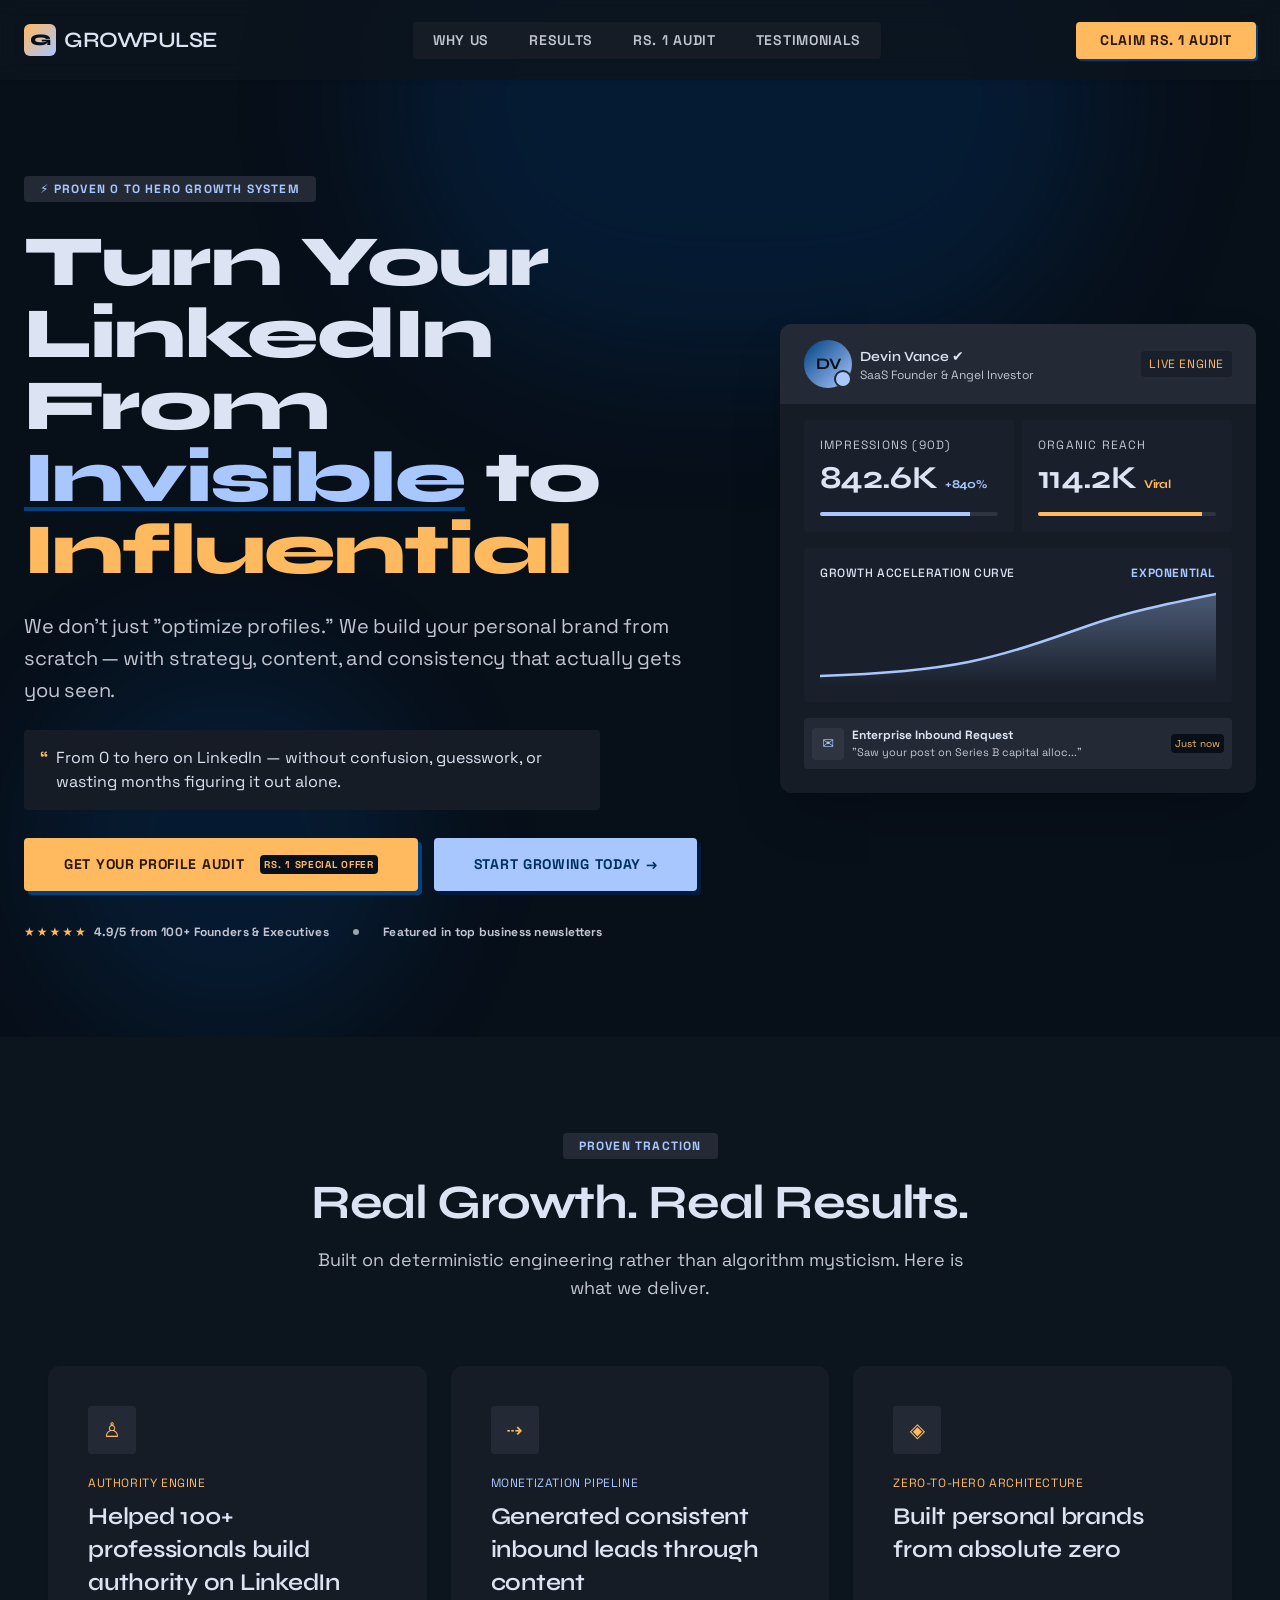
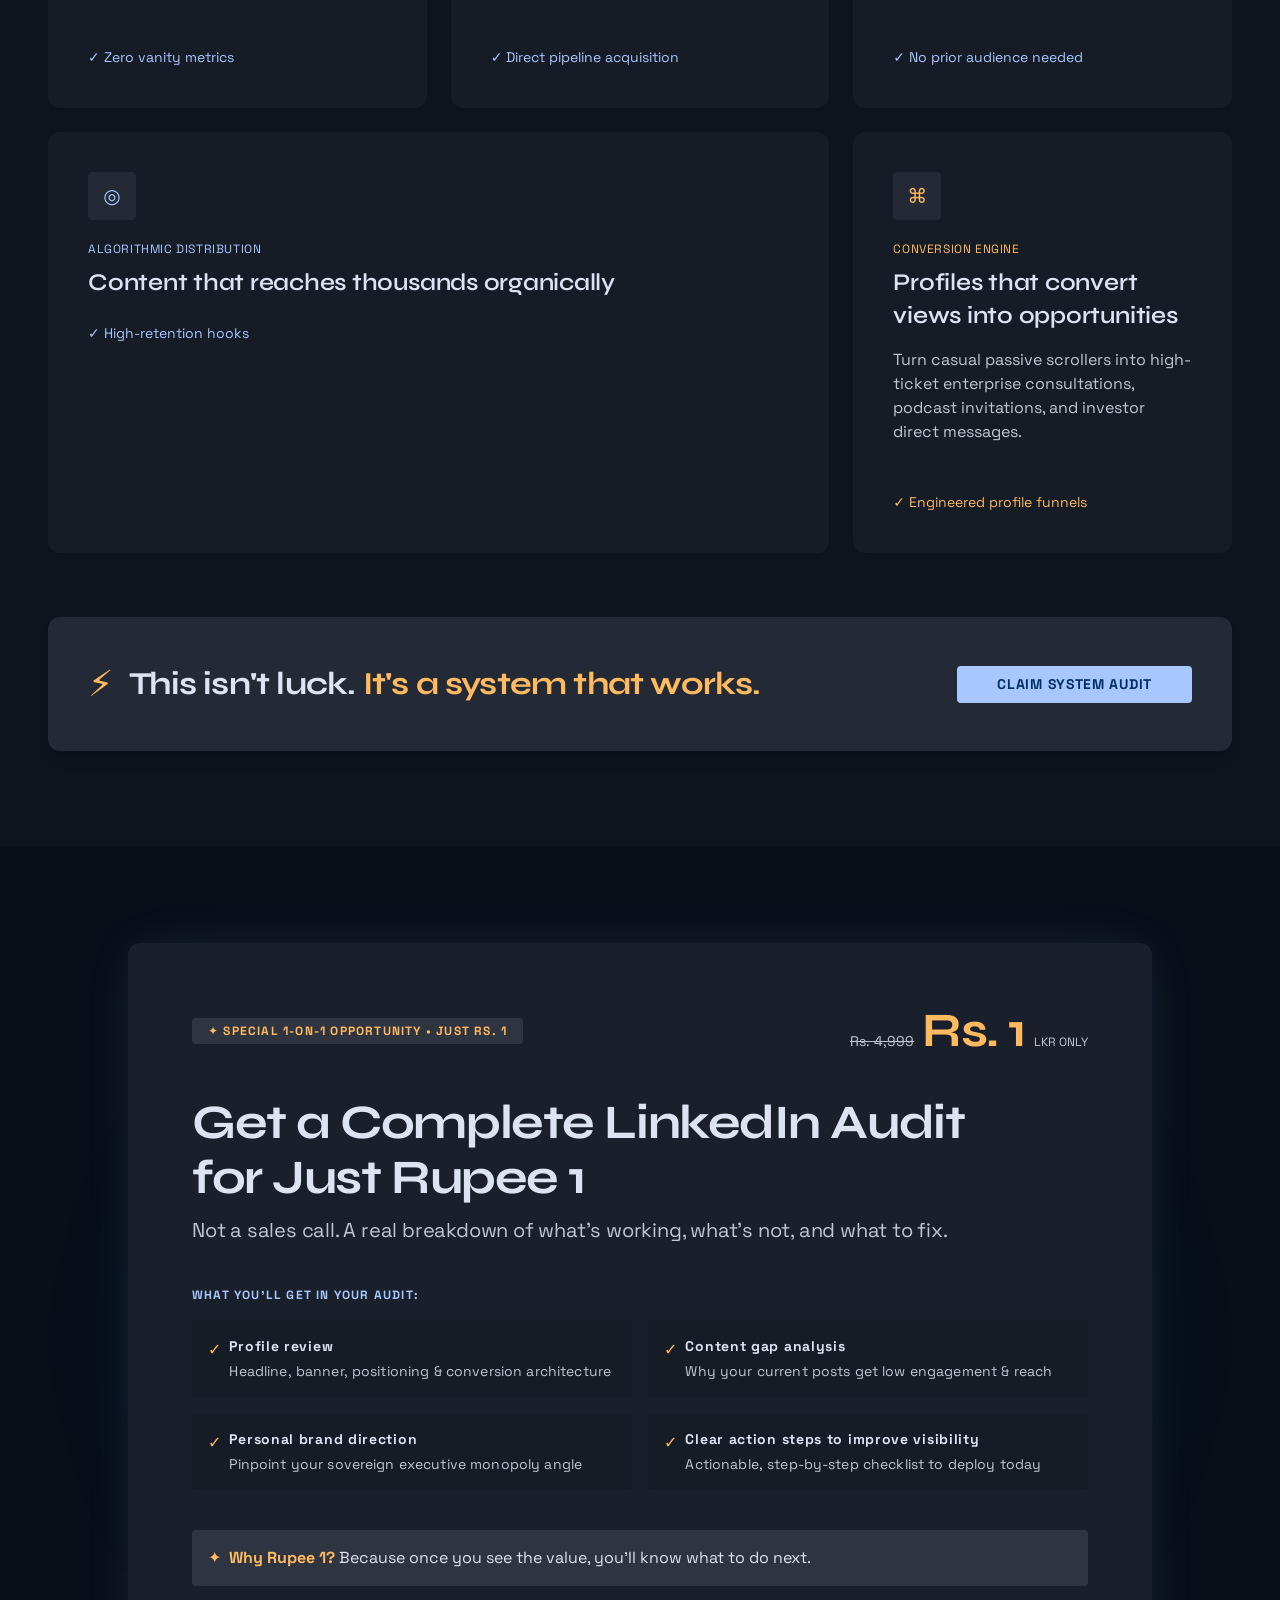
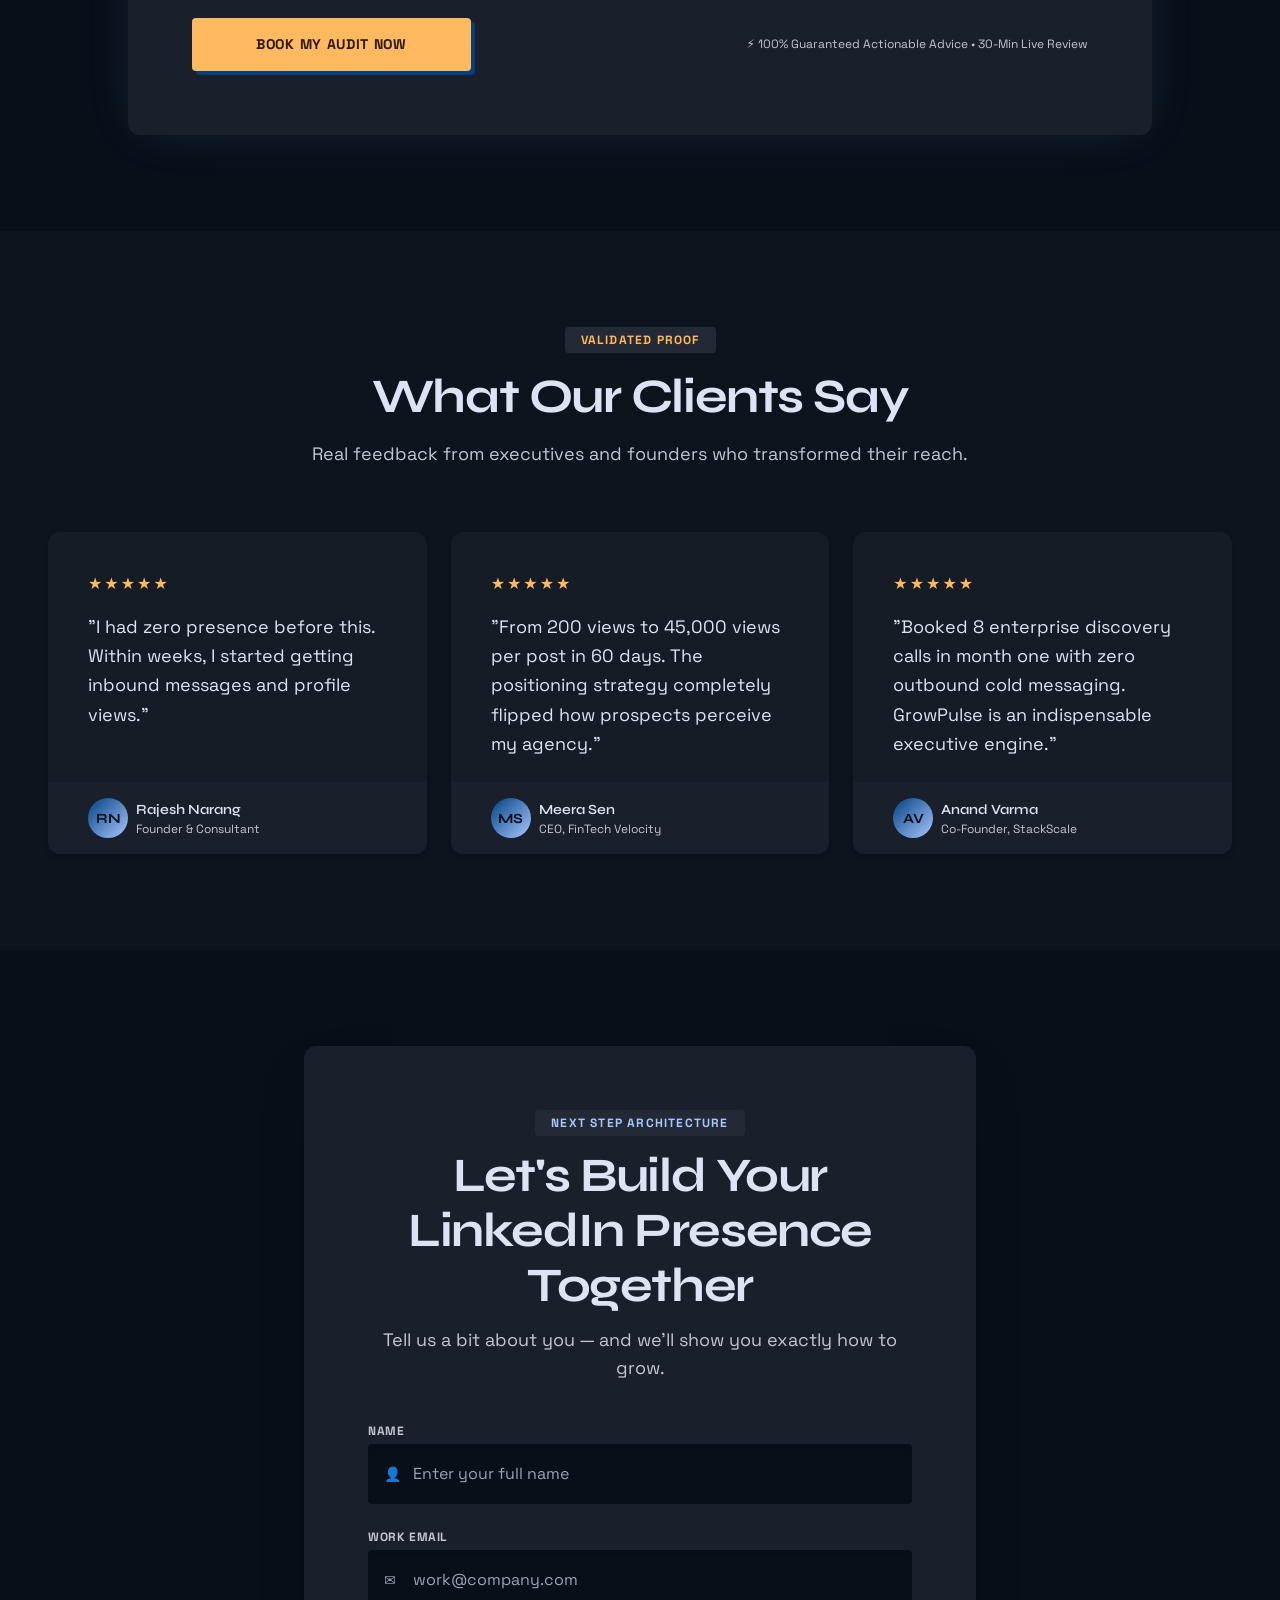
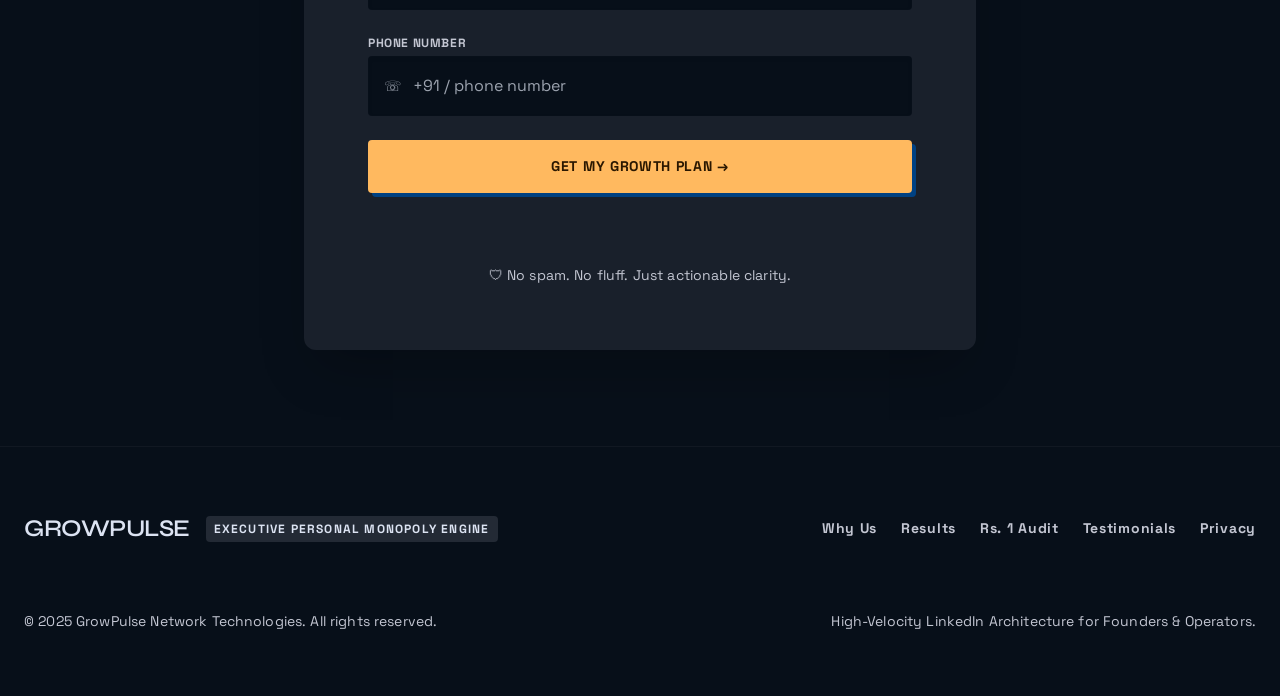
<file: public/assets/aistudio/index_6a65e216.html>
<!DOCTYPE html>
<html lang="en">
<head>
<meta charset="UTF-8">
<meta name="viewport" content="width=device-width, initial-scale=1.0">
<title>GrowPulse | Turn Your LinkedIn From Invisible to Influential</title>
<link rel="preconnect" href="https://fonts.googleapis.com">
<link rel="preconnect" href="https://fonts.gstatic.com" crossorigin>
<link href="https://fonts.googleapis.com/css2?family=Syne:wght@400;600;700;800&family=Space+Grotesk:wght@400;500;600;700&display=swap" rel="stylesheet">
<style>
  :root {
    --bg: #0c141e;
    --bg-deep: #070f19;
    --surface: #151c26;
    --surface-2: #19202b;
    --surface-3: #232a35;
    --surface-4: #2e3541;
    --text: #dce3f2;
    --text-muted: #c3c6d2;
    --text-dim: #9ca3af;
    --amber: #ffb95f;
    --amber-deep: #2a1700;
    --blue: #a9c7ff;
    --blue-deep: #003063;
    --shadow-blue: #004182;
    --shadow-blue-dark: #001b3d;
    --font-display: 'Syne', system-ui, sans-serif;
    --font-body: 'Space Grotesk', system-ui, sans-serif;
  }

  * { box-sizing: border-box; margin: 0; padding: 0; }
  html { scroll-behavior: smooth; scroll-padding-top: 90px; }
  body {
    background: var(--bg);
    color: var(--text);
    font-family: var(--font-body);
    line-height: 1.5;
    -webkit-font-smoothing: antialiased;
    overflow-x: hidden;
  }
  a { color: inherit; text-decoration: none; }
  img { max-width: 100%; display: block; }
  button, input { font: inherit; }

  .container { width: 100%; max-width: 1280px; margin: 0 auto; padding: 0 24px; }

  /* ---------- Header ---------- */
  .site-header {
    position: fixed; top: 0; left: 0; right: 0; z-index: 50;
    background: rgba(12, 20, 30, 0.85);
    backdrop-filter: blur(12px);
    -webkit-backdrop-filter: blur(12px);
    box-shadow: 0 1px 8px rgba(0,0,0,0.04);
  }
  .header-inner {
    height: 80px; display: flex; align-items: center; justify-content: space-between;
    max-width: 1280px; margin: 0 auto; padding: 0 24px;
  }
  .brand { display: flex; align-items: center; gap: 8px; }
  .logo-mark {
    width: 32px; height: 32px; border-radius: 6px;
    background: linear-gradient(135deg, var(--amber), var(--blue));
    display: grid; place-items: center; color: var(--bg-deep);
    font-family: var(--font-display); font-weight: 800; font-size: 16px;
  }
  .brand-name {
    font-family: var(--font-display); font-weight: 600; font-size: 22px;
    letter-spacing: -0.02em; text-transform: uppercase; color: var(--text);
  }
  .nav {
    display: flex; gap: 8px; background: var(--surface); padding: 4px; border-radius: 4px;
  }
  .nav a {
    padding: 4px 16px; font-weight: 600; font-size: 14px; letter-spacing: 0.7px;
    text-transform: uppercase; color: var(--text-muted); border-radius: 4px;
  }
  .nav a:hover { color: var(--text); background: var(--surface-3); }
  .header-cta {
    background: var(--amber); color: var(--amber-deep); padding: 8px 24px;
    border-radius: 4px; font-weight: 700; font-size: 14px; letter-spacing: 0.7px;
    text-transform: uppercase; box-shadow: 2px 2px 0 var(--shadow-blue); white-space: nowrap;
  }

  /* ---------- Buttons ---------- */
  .btn {
    display: inline-flex; align-items: center; justify-content: center; gap: 8px;
    border-radius: 4px; font-family: var(--font-body); font-weight: 700;
    font-size: 14px; letter-spacing: 0.7px; text-transform: uppercase;
    border: 0; cursor: pointer; transition: transform .15s ease, box-shadow .15s ease, opacity .15s ease;
    white-space: nowrap;
  }
  .btn:hover { transform: translate(-1px, -1px); }
  .btn:active { transform: translate(2px, 2px); }
  .btn-amber { background: var(--amber); color: var(--amber-deep); padding: 16px 40px; box-shadow: 4px 4px 0 var(--shadow-blue); }
  .btn-blue { background: var(--blue); color: var(--blue-deep); padding: 16px 40px; box-shadow: 4px 4px 0 var(--shadow-blue-dark); }
  .btn-block { width: 100%; }
  .btn[disabled] { opacity: .6; cursor: not-allowed; transform: none; }
  .tag-pill {
    background: var(--bg-deep); color: var(--amber); padding: 2px 4px; border-radius: 4px;
    font-size: 10px; font-weight: 700; letter-spacing: 0.7px;
  }

  .eyebrow {
    display: inline-block; background: var(--surface-3); color: var(--blue);
    padding: 4px 16px; border-radius: 4px; font-weight: 700; font-size: 12px;
    letter-spacing: 1.2px; text-transform: uppercase;
  }

  /* ---------- Hero ---------- */
  .hero {
    position: relative; background: var(--bg-deep); overflow: hidden;
    padding: 176px 24px 96px;
  }
  .hero::before, .hero::after {
    content: ""; position: absolute; border-radius: 9999px; pointer-events: none;
  }
  .hero::before {
    width: 720px; height: 520px; top: -160px; left: 30%;
    background: rgba(0, 65, 130, 0.25); filter: blur(70px);
  }
  .hero::after {
    width: 380px; height: 380px; bottom: 0; left: 40px;
    background: rgba(0, 98, 190, 0.15); filter: blur(60px);
  }
  .hero-grid {
    position: relative; z-index: 1; max-width: 1280px; margin: 0 auto;
    display: grid; grid-template-columns: repeat(12, minmax(0, 1fr)); gap: 64px;
    align-items: center;
  }
  .hero-copy { grid-column: 1 / span 7; }
  .hero-visual { grid-column: 8 / span 5; }
  .hero h1 {
    font-family: var(--font-display); font-weight: 800; font-size: 72px;
    line-height: 72px; letter-spacing: -1.8px; color: var(--text); margin-top: 24px;
  }
  .hero h1 .u { color: var(--blue); text-decoration: underline; text-decoration-color: var(--shadow-blue); text-decoration-thickness: 4px; text-underline-offset: 6px; }
  .hero h1 .amber { color: var(--amber); }
  .hero-sub {
    margin-top: 24px; max-width: 672px; font-size: 20px; line-height: 32px;
    letter-spacing: -0.2px; color: var(--text-muted);
  }
  .supporting-line {
    margin-top: 24px; max-width: 576px; background: var(--surface);
    padding: 16px; border-radius: 4px; display: flex; gap: 8px; align-items: flex-start;
    font-size: 16px; line-height: 24px; color: var(--text);
  }
  .supporting-line .quote-mark { color: var(--amber); font-weight: 700; flex-shrink: 0; }
  .hero-actions { margin-top: 24px; display: flex; gap: 16px; flex-wrap: wrap; align-items: center; padding-top: 4px; }
  .hero-actions .btn-amber { padding: 16px 40px; }
  .hero-actions .btn-blue { padding: 16px 40px; }
  .btn-amber .tag-pill { margin-left: 8px; }
  .trust-row {
    margin-top: 32px; display: flex; flex-wrap: wrap; gap: 24px; align-items: center;
    font-size: 12px; font-weight: 700; letter-spacing: 0.3px; color: var(--text-muted);
  }
  .stars { color: var(--amber); letter-spacing: 2px; }
  .dot-sep { width: 6px; height: 6px; border-radius: 9999px; background: var(--text-dim); }
  .trust-item { display: flex; align-items: center; gap: 6px; }

  /* Terminal mockup */
  .terminal {
    background: var(--surface); border-radius: 12px; overflow: hidden;
    box-shadow: 0 25px 50px -12px rgba(0,0,0,0.25);
    display: flex; flex-direction: column; gap: 16px; padding: 0 24px 24px;
  }
  .terminal-header {
    background: var(--surface-3); display: flex; align-items: center; justify-content: space-between;
    padding: 16px 24px; margin: 0 -24px;
  }
  .profile { display: flex; align-items: center; gap: 8px; }
  .avatar {
    position: relative; width: 48px; height: 48px; border-radius: 9999px; flex-shrink: 0;
    background: linear-gradient(135deg, #004182, #a9c7ff); color: var(--bg-deep);
    display: grid; place-items: center; font-family: var(--font-display); font-weight: 700; font-size: 16px;
  }
  .avatar.sm { width: 40px; height: 40px; font-size: 14px; }
  .avatar.online::after {
    content: ""; position: absolute; right: 0; bottom: 0; width: 14px; height: 14px;
    border-radius: 9999px; background: var(--blue); border: 2px solid var(--surface-3);
  }
  .profile-name { font-family: var(--font-display); font-weight: 600; font-size: 14px; color: var(--text); }
  .profile-role { font-size: 12px; color: var(--text-muted); line-height: 16px; }
  .live-badge { background: var(--surface-2); padding: 4px 8px; border-radius: 4px; font-size: 12px; letter-spacing: 0.6px; text-transform: uppercase; color: var(--amber); }
  .metrics { display: flex; gap: 8px; }
  .metric {
    flex: 1; background: var(--surface-2); padding: 16px; border-radius: 4px;
    display: flex; flex-direction: column; gap: 4px; min-width: 0;
  }
  .metric-label { font-size: 12px; letter-spacing: 1.2px; text-transform: uppercase; color: var(--text-muted); }
  .metric-value { display: flex; align-items: baseline; gap: 8px; font-family: var(--font-display); font-weight: 700; font-size: 32px; letter-spacing: -0.64px; color: var(--text); line-height: 40px; }
  .metric-delta { font-size: 12px; font-weight: 700; color: var(--blue); }
  .metric-delta.amber { color: var(--amber); }
  .bar { height: 4px; background: var(--surface-4); border-radius: 9999px; overflow: hidden; margin-top: 4px; }
  .bar > span { display: block; height: 100%; background: var(--blue); }
  .bar > span.amber { background: var(--amber); }
  .spark {
    background: var(--surface-2); padding: 16px; border-radius: 4px;
    display: flex; flex-direction: column; gap: 8px;
  }
  .spark-head { display: flex; justify-content: space-between; font-size: 12px; letter-spacing: 0.6px; text-transform: uppercase; }
  .spark-head .l { color: var(--text); font-weight: 500; }
  .spark-head .r { color: var(--blue); font-weight: 700; }
  .spark svg { width: 100%; height: 96px; }
  .notif {
    background: var(--surface-3); padding: 8px; border-radius: 4px;
    display: flex; align-items: center; justify-content: space-between; gap: 8px;
  }
  .notif-left { display: flex; gap: 8px; align-items: center; min-width: 0; }
  .notif-icon {
    width: 32px; height: 32px; border-radius: 4px; background: var(--surface-4);
    display: grid; place-items: center; flex-shrink: 0; color: var(--blue); font-size: 14px;
  }
  .notif-title { font-weight: 700; font-size: 12px; color: var(--text); }
  .notif-body { font-size: 11px; color: var(--text-muted); white-space: nowrap; overflow: hidden; text-overflow: ellipsis; }
  .notif-time { background: var(--bg-deep); padding: 2px 4px; border-radius: 4px; font-size: 10px; color: var(--amber); white-space: nowrap; }

  /* ---------- Section base ---------- */
  .section { padding: 96px 24px; }
  .section-dark { background: var(--bg); }
  .section-deeper { background: var(--bg-deep); }
  .section-head { max-width: 672px; margin: 0 auto 64px; text-align: center; display: flex; flex-direction: column; align-items: center; gap: 16px; }
  .section-head h2 {
    font-family: var(--font-display); font-weight: 700; font-size: 48px;
    line-height: 1.15; letter-spacing: -1.44px; color: var(--text);
  }
  .section-head p { font-size: 18px; line-height: 28px; color: var(--text-muted); }

  /* ---------- Pillars ---------- */
  .pillars {
    max-width: 1280px; margin: 0 auto; display: grid;
    grid-template-columns: repeat(3, minmax(0, 1fr)); gap: 24px;
  }
  .pillar {
    background: var(--surface); border-radius: 12px; padding: 40px;
    display: flex; flex-direction: column; justify-content: space-between; gap: 24px;
    box-shadow: 0 1px 1px rgba(0,0,0,0.05);
  }
  .pillar.wide { grid-column: span 2; }
  .icon-box {
    width: 48px; height: 48px; border-radius: 4px; background: var(--surface-3);
    display: grid; place-items: center; color: var(--amber); font-size: 20px;
  }
  .icon-box.blue { color: var(--blue); }
  .pillar .kicker { margin-top: 20px; font-size: 12px; letter-spacing: 0.6px; text-transform: uppercase; color: var(--amber); }
  .pillar .kicker.blue { color: var(--blue); }
  .pillar h3 {
    margin-top: 8px; font-family: var(--font-display); font-weight: 600; font-size: 24px;
    line-height: 33px; letter-spacing: -0.24px; color: var(--text);
  }
  .pillar p.desc { margin-top: 16px; font-size: 16px; line-height: 24px; color: var(--text-muted); max-width: 576px; }
  .pillar .point {
    display: flex; gap: 8px; align-items: center; margin-top: 24px;
    font-size: 14px; color: var(--blue);
  }
  .pillar .point.amber { color: var(--amber); }

  .callout-banner {
    max-width: 1280px; margin: 64px auto 0; background: var(--surface-3); border-radius: 12px;
    padding: 40px; display: flex; align-items: center; justify-content: space-between; gap: 24px; flex-wrap: wrap;
    box-shadow: 0 10px 15px -3px rgba(0,0,0,0.1), 0 4px 6px -4px rgba(0,0,0,0.1);
  }
  .callout-left { display: flex; align-items: center; gap: 16px; }
  .callout-left .bolt { color: var(--amber); font-size: 36px; }
  .callout-banner h4 { font-family: var(--font-display); font-weight: 700; font-size: 32px; letter-spacing: -0.8px; color: var(--text); }
  .callout-banner h4 span { color: var(--amber); }
  .btn-link-blue {
    background: var(--blue); color: var(--blue-deep); padding: 8px 40px; border-radius: 4px;
    font-weight: 700; font-size: 14px; letter-spacing: 0.7px; text-transform: uppercase;
  }

  /* ---------- Rupee 1 audit ---------- */
  .audit-section { background: var(--bg-deep); padding: 96px 24px; position: relative; overflow: hidden; }
  .audit-section::before {
    content: ""; position: absolute; left: 15%; right: 15%; top: 50%; height: 480px; transform: translateY(-50%);
    background: rgba(0, 65, 130, 0.2); filter: blur(70px); border-radius: 9999px; pointer-events: none;
  }
  .audit-card {
    position: relative; max-width: 1024px; margin: 0 auto; background: var(--surface-2);
    border-radius: 12px; padding: 64px; display: flex; flex-direction: column; gap: 16px;
    box-shadow: 0 0 50px -12px rgba(169,199,255,0.15);
  }
  .price-row { display: flex; justify-content: space-between; align-items: center; flex-wrap: wrap; gap: 16px; padding-bottom: 24px; }
  .price-anchor { display: flex; gap: 4px; align-items: center; background: var(--surface-4); padding: 4px 16px; border-radius: 4px; font-size: 12px; font-weight: 700; letter-spacing: 1.2px; text-transform: uppercase; color: var(--amber); }
  .price { display: flex; gap: 8px; align-items: baseline; white-space: nowrap; }
  .price .old { font-size: 14px; color: var(--text-muted); text-decoration: line-through; }
  .price .new { font-family: var(--font-display); font-weight: 700; font-size: 48px; letter-spacing: -1.44px; color: var(--amber); line-height: 48px; }
  .price .tag { font-size: 12px; text-transform: uppercase; color: var(--text-muted); }
  .audit-card h2 {
    font-family: var(--font-display); font-weight: 700; font-size: 48px; line-height: 55.2px;
    letter-spacing: -1.44px; color: var(--text);
  }
  .audit-card .lede { font-size: 20px; line-height: 32px; letter-spacing: -0.2px; color: var(--text-muted); margin-top: 8px; }
  .checklist { display: flex; flex-direction: column; gap: 16px; padding: 24px 0; }
  .checklist .label { font-size: 12px; font-weight: 700; letter-spacing: 1.2px; text-transform: uppercase; color: var(--blue); }
  .checklist-grid { display: grid; grid-template-columns: repeat(2, minmax(0, 1fr)); gap: 16px; }
  .check-item { background: var(--surface); border-radius: 4px; padding: 16px; display: flex; gap: 8px; align-items: flex-start; }
  .check-item .tick { color: var(--amber); font-weight: 700; margin-top: 2px; }
  .check-item h5 { font-weight: 700; font-size: 14px; letter-spacing: 0.7px; color: var(--text); }
  .check-item p { font-size: 14px; letter-spacing: 0.14px; line-height: 20px; color: var(--text-muted); margin-top: 4px; }
  .why-box { background: var(--surface-4); border-radius: 4px; padding: 16px; display: flex; gap: 8px; align-items: flex-start; }
  .why-box .spark-ic { color: var(--amber); }
  .why-box p { font-size: 16px; line-height: 24px; color: var(--text); }
  .why-box p strong { color: var(--amber); font-weight: 700; }
  .cta-row { display: flex; justify-content: space-between; align-items: center; flex-wrap: wrap; gap: 16px; padding-top: 16px; }
  .btn-amber.big { padding: 16px 64px; }
  .fine { font-size: 12px; color: var(--text-muted); text-align: right; }

  /* ---------- Testimonials ---------- */
  .testimonial-grid { max-width: 1280px; margin: 0 auto; display: flex; gap: 24px; align-items: stretch; }
  .testimonial { flex: 1 1 0; min-width: 0; background: var(--surface); border-radius: 12px; padding: 40px; display: flex; flex-direction: column; justify-content: space-between; gap: 24px; box-shadow: 0 4px 6px -1px rgba(0,0,0,0.1), 0 2px 4px -2px rgba(0,0,0,0.1); }
  .testimonial .stars { font-size: 16px; }
  .testimonial blockquote { font-size: 18px; line-height: 29.25px; color: var(--text); }
  .testimonial-foot { margin: 0 -40px -40px; padding: 16px 40px; background: var(--surface-2); border-radius: 0 0 12px 12px; display: flex; gap: 8px; align-items: center; }
  .testimonial-foot .name { font-family: var(--font-display); font-weight: 600; font-size: 14px; color: var(--text); }
  .testimonial-foot .role { font-size: 12px; color: var(--text-muted); }

  /* ---------- Lead form ---------- */
  .lead-section { background: var(--bg-deep); padding: 96px 24px; }
  .lead-card {
    max-width: 672px; margin: 0 auto; background: var(--surface-2); border-radius: 12px;
    padding: 64px; display: flex; flex-direction: column; gap: 40px;
    box-shadow: 0 25px 50px -12px rgba(0,0,0,0.25);
  }
  .lead-head { display: flex; flex-direction: column; align-items: center; gap: 12px; text-align: center; }
  .lead-head h2 { font-family: var(--font-display); font-weight: 700; font-size: 48px; line-height: 55.2px; letter-spacing: -1.44px; color: var(--text); }
  .lead-head p { font-size: 18px; line-height: 28px; color: var(--text-muted); }
  form.lead-form { display: flex; flex-direction: column; gap: 24px; }
  .field { display: flex; flex-direction: column; gap: 4px; }
  .field label { font-size: 12px; font-weight: 700; letter-spacing: 0.6px; text-transform: uppercase; color: var(--text-muted); }
  .input-wrap { position: relative; }
  .input-wrap .icon { position: absolute; left: 16px; top: 50%; transform: translateY(-50%); color: var(--text-dim); font-size: 14px; pointer-events: none; }
  .field input {
    width: 100%; background: var(--bg-deep); border: 1px solid transparent; border-radius: 4px;
    padding: 17px 16px 17px 44px; color: var(--text); font-size: 16px; outline: none;
    box-shadow: inset 0 2px 4px 0 rgba(0,0,0,0.05); transition: border-color .15s ease;
  }
  .field input::placeholder { color: var(--text-dim); }
  .field input:focus { border-color: var(--blue); }
  .field input:invalid:not(:placeholder-shown) { border-color: #ff8a80; }
  .lead-form .btn-amber { padding: 16px 40px; width: 100%; }
  .btn-arrow { width: 13px; height: 13px; }
  .trust-line { display: flex; gap: 4px; align-items: center; justify-content: center; font-size: 14px; letter-spacing: 0.14px; color: var(--text-muted); }
  .form-status { min-height: 24px; text-align: center; font-size: 14px; font-weight: 700; }
  .form-status.ok { color: var(--blue); }
  .form-status.err { color: #ff8a80; }

  /* ---------- Footer ---------- */
  .site-footer { background: var(--bg-deep); border-top: 1px solid rgba(255,255,255,0.04); }
  .footer-inner { max-width: 1280px; margin: 0 auto; padding: 64px 24px; }
  .footer-top { display: flex; justify-content: space-between; align-items: center; flex-wrap: wrap; gap: 24px; padding-bottom: 40px; }
  .footer-brand { display: flex; gap: 16px; align-items: center; flex-wrap: wrap; }
  .footer-brand .brand-name { font-size: 24px; }
  .footer-badge { background: var(--surface-3); padding: 4px 8px; border-radius: 4px; font-size: 12px; font-weight: 700; letter-spacing: 1.2px; text-transform: uppercase; color: var(--text); }
  .footer-links { display: flex; gap: 24px; flex-wrap: wrap; align-items: center; justify-content: center; }
  .footer-links a { font-weight: 700; font-size: 14px; letter-spacing: 0.7px; color: var(--text-muted); }
  .footer-links a:hover { color: var(--text); }
  .footer-bottom { display: flex; justify-content: space-between; align-items: center; flex-wrap: wrap; gap: 16px; padding-top: 24px; font-size: 14px; letter-spacing: 0.14px; color: var(--text-muted); }

  /* ---------- Responsive ---------- */
  @media (max-width: 1100px) {
    .hero h1 { font-size: 60px; line-height: 62px; }
    .section-head h2, .audit-card h2, .lead-head h2 { font-size: 40px; line-height: 1.15; }
  }
  @media (max-width: 960px) {
    .hero-grid { grid-template-columns: 1fr; gap: 48px; }
    .hero-copy, .hero-visual { grid-column: 1 / -1; }
    .hero { padding-top: 140px; }
    .pillars { grid-template-columns: repeat(2, minmax(0, 1fr)); }
    .pillar.wide { grid-column: span 2; }
    .testimonial-grid { flex-direction: column; }
    .nav { display: none; }
  }
  @media (max-width: 680px) {
    .hero h1 { font-size: 46px; line-height: 50px; letter-spacing: -1.2px; }
    .hero-sub { font-size: 18px; line-height: 28px; }
    .section, .audit-section, .lead-section { padding: 72px 20px; }
    .section-head h2, .audit-card h2, .lead-head h2 { font-size: 34px; line-height: 1.2; letter-spacing: -0.8px; }
    .pillars { grid-template-columns: 1fr; }
    .pillar.wide { grid-column: auto; }
    .pillar { padding: 28px; }
    .audit-card, .lead-card { padding: 32px 24px; }
    .checklist-grid { grid-template-columns: 1fr; }
    .price .new { font-size: 40px; }
    .callout-banner { padding: 28px; }
    .callout-banner h4 { font-size: 26px; }
    .testimonial { padding: 28px; }
    .testimonial-foot { margin: 0 -28px -28px; padding: 16px 28px; }
    .footer-top { flex-direction: column; align-items: flex-start; }
    .footer-links { justify-content: flex-start; }
    .header-inner { padding: 0 16px; }
    .brand-name { font-size: 18px; }
    .header-cta { padding: 8px 14px; font-size: 12px; }
    .hero-actions .btn { width: 100%; }
    .cta-row { flex-direction: column; align-items: stretch; }
    .btn-amber.big { width: 100%; }
    .fine { text-align: left; }
    .metrics { flex-direction: column; }
  }
</style>
</head>
<body>

<!-- ============ HEADER ============ -->
<header class="site-header">
  <div class="header-inner">
    <a href="#top" class="brand">
      <span class="logo-mark">G</span>
      <span class="brand-name">GrowPulse</span>
    </a>
    <nav class="nav">
      <a href="#why-us">Why Us</a>
      <a href="#results">Results</a>
      <a href="#audit">Rs. 1 Audit</a>
      <a href="#testimonials">Testimonials</a>
    </nav>
    <a href="https://payments.cashfree.com/forms/getaudit" target="_blank" rel="noopener" class="header-cta">Claim Rs. 1 Audit</a>
  </div>
</header>

<main id="top">

<!-- ============ SECTION 1: HERO ============ -->
<section class="hero">
  <div class="hero-grid">
    <div class="hero-copy">
      <span class="eyebrow">⚡ Proven 0 to Hero Growth System</span>

      <h1>
        Turn Your<br>
        LinkedIn<br>
        From<br>
        <span class="u">Invisible</span> to<br>
        <span class="amber">Influential</span>
      </h1>

      <p class="hero-sub">
        We don't just "optimize profiles." We build your personal brand from scratch — with strategy, content, and consistency that actually gets you seen.
      </p>

      <div class="supporting-line">
        <span class="quote-mark">“</span>
        <span>From 0 to hero on LinkedIn — without confusion, guesswork, or wasting months figuring it out alone.</span>
      </div>

      <div class="hero-actions">
        <a href="https://payments.cashfree.com/forms/getaudit" target="_blank" rel="noopener" class="btn btn-amber">
          Get Your Profile Audit <span class="tag-pill">Rs. 1 Special Offer</span>
        </a>
        <a href="#start" class="btn btn-blue">Start Growing Today →</a>
      </div>

      <div class="trust-row">
        <span class="trust-item">
          <span class="stars">★★★★★</span>
          4.9/5 from 100+ Founders &amp; Executives
        </span>
        <span class="dot-sep"></span>
        <span class="trust-item">Featured in top business newsletters</span>
      </div>
    </div>

    <!-- Terminal mockup -->
    <div class="hero-visual">
      <div class="terminal">
        <div class="terminal-header">
          <div class="profile">
            <div class="avatar online">DV</div>
            <div>
              <div class="profile-name">Devin Vance ✔</div>
              <div class="profile-role">SaaS Founder &amp; Angel Investor</div>
            </div>
          </div>
          <span class="live-badge">Live Engine</span>
        </div>

        <div class="metrics">
          <div class="metric">
            <span class="metric-label">Impressions (90D)</span>
            <div class="metric-value">842.6K <span class="metric-delta">+840%</span></div>
            <div class="bar"><span style="width:84%"></span></div>
          </div>
          <div class="metric">
            <span class="metric-label">Organic Reach</span>
            <div class="metric-value">114.2K <span class="metric-delta amber">Viral</span></div>
            <div class="bar"><span class="amber" style="width:92%"></span></div>
          </div>
        </div>

        <div class="spark">
          <div class="spark-head">
            <span class="l">Growth Acceleration Curve</span>
            <span class="r">Exponential</span>
          </div>
          <svg viewBox="0 0 400 96" preserveAspectRatio="none" aria-hidden="true">
            <defs>
              <linearGradient id="sparkFill" x1="0" x2="0" y1="0" y2="1">
                <stop offset="0%" stop-color="#a9c7ff" stop-opacity="0.35"/>
                <stop offset="100%" stop-color="#a9c7ff" stop-opacity="0"/>
              </linearGradient>
            </defs>
            <path d="M0 86 C 60 84, 110 80, 150 72 S 230 50, 270 36 S 350 14, 400 4 L400 96 L0 96 Z" fill="url(#sparkFill)"/>
            <path d="M0 86 C 60 84, 110 80, 150 72 S 230 50, 270 36 S 350 14, 400 4" fill="none" stroke="#a9c7ff" stroke-width="2.5" stroke-linecap="round"/>
          </svg>
        </div>

        <div class="notif">
          <div class="notif-left">
            <div class="notif-icon">✉</div>
            <div>
              <div class="notif-title">Enterprise Inbound Request</div>
              <div class="notif-body">"Saw your post on Series B capital alloc..."</div>
            </div>
          </div>
          <span class="notif-time">Just now</span>
        </div>
      </div>
    </div>
  </div>
</section>

<!-- ============ SECTION 2: PROVEN TRACTION & PILLARS ============ -->
<section class="section section-dark" id="why-us">
  <div class="container">
    <div class="section-head">
      <span class="eyebrow">Proven Traction</span>
      <h2 id="results">Real Growth. Real Results.</h2>
      <p>Built on deterministic engineering rather than algorithm mysticism. Here is what we deliver.</p>
    </div>

    <div class="pillars">
      <article class="pillar">
        <div>
          <div class="icon-box">♙</div>
          <div class="kicker">Authority Engine</div>
          <h3>Helped 100+ professionals build authority on LinkedIn</h3>
        </div>
        <div class="point">✓ Zero vanity metrics</div>
      </article>

      <article class="pillar">
        <div>
          <div class="icon-box">⇢</div>
          <div class="kicker blue">Monetization Pipeline</div>
          <h3>Generated consistent inbound leads through content</h3>
        </div>
        <div class="point">✓ Direct pipeline acquisition</div>
      </article>

      <article class="pillar">
        <div>
          <div class="icon-box">◈</div>
          <div class="kicker">Zero-to-Hero Architecture</div>
          <h3>Built personal brands from absolute zero</h3>
        </div>
        <div class="point">✓ No prior audience needed</div>
      </article>

      <article class="pillar wide">
        <div>
          <div class="icon-box blue">◎</div>
          <div class="kicker blue">Algorithmic Distribution</div>
          <h3>Content that reaches thousands organically</h3>
          <div class="point">✓ High-retention hooks</div>
        </div>
      </article>

      <article class="pillar">
        <div>
          <div class="icon-box">⌘</div>
          <div class="kicker">Conversion Engine</div>
          <h3>Profiles that convert views into opportunities</h3>
          <p class="desc">Turn casual passive scrollers into high-ticket enterprise consultations, podcast invitations, and investor direct messages.</p>
        </div>
        <div class="point amber">✓ Engineered profile funnels</div>
      </article>
    </div>

    <div class="callout-banner">
      <div class="callout-left">
        <span class="bolt">⚡</span>
        <h4>This isn't luck. <span>It's a system that works.</span></h4>
      </div>
      <a href="#audit" class="btn-link-blue">Claim System Audit</a>
    </div>
  </div>
</section>

<!-- ============ SECTION 3: Rs. 1 AUDIT ============ -->
<section class="audit-section" id="audit">
  <div class="audit-card">
    <div class="price-row">
      <span class="price-anchor">✦ Special 1-on-1 Opportunity • Just Rs. 1</span>
      <div class="price">
        <span class="old">Rs. 4,999</span>
        <span class="new">Rs. 1</span>
        <span class="tag">LKR only</span>
      </div>
    </div>

    <div>
      <h2>Get a Complete LinkedIn Audit<br>for Just Rupee 1</h2>
      <p class="lede">Not a sales call. A real breakdown of what's working, what's not, and what to fix.</p>
    </div>

    <div class="checklist">
      <div class="label">What you'll get in your audit:</div>
      <div class="checklist-grid">
        <div class="check-item">
          <span class="tick">✓</span>
          <div>
            <h5>Profile review</h5>
            <p>Headline, banner, positioning &amp; conversion architecture</p>
          </div>
        </div>
        <div class="check-item">
          <span class="tick">✓</span>
          <div>
            <h5>Content gap analysis</h5>
            <p>Why your current posts get low engagement &amp; reach</p>
          </div>
        </div>
        <div class="check-item">
          <span class="tick">✓</span>
          <div>
            <h5>Personal brand direction</h5>
            <p>Pinpoint your sovereign executive monopoly angle</p>
          </div>
        </div>
        <div class="check-item">
          <span class="tick">✓</span>
          <div>
            <h5>Clear action steps to improve visibility</h5>
            <p>Actionable, step-by-step checklist to deploy today</p>
          </div>
        </div>
      </div>
    </div>

    <div class="why-box">
      <span class="spark-ic">✦</span>
      <p><strong>Why Rupee 1?</strong> Because once you see the value, you'll know what to do next.</p>
    </div>

    <div class="cta-row">
      <a href="https://payments.cashfree.com/forms/getaudit" target="_blank" rel="noopener" class="btn btn-amber big">Book My Audit Now</a>
      <p class="fine">⚡ 100% Guaranteed Actionable Advice • 30-Min Live Review</p>
    </div>
  </div>
</section>

<!-- ============ SECTION 4: TESTIMONIALS ============ -->
<section class="section section-dark" id="testimonials">
  <div class="container">
    <div class="section-head">
      <span class="eyebrow" style="color: var(--amber);">Validated Proof</span>
      <h2>What Our Clients Say</h2>
      <p>Real feedback from executives and founders who transformed their reach.</p>
    </div>

    <div class="testimonial-grid">
      <div class="testimonial">
        <div>
          <div class="stars">★★★★★</div>
          <blockquote style="margin-top: 16px;">"I had zero presence before this. Within weeks, I started getting inbound messages and profile views."</blockquote>
        </div>
        <div class="testimonial-foot">
          <div class="avatar sm">RN</div>
          <div>
            <div class="name">Rajesh Narang</div>
            <div class="role">Founder &amp; Consultant</div>
          </div>
        </div>
      </div>

      <div class="testimonial">
        <div>
          <div class="stars">★★★★★</div>
          <blockquote style="margin-top: 16px;">"From 200 views to 45,000 views per post in 60 days. The positioning strategy completely flipped how prospects perceive my agency."</blockquote>
        </div>
        <div class="testimonial-foot">
          <div class="avatar sm">MS</div>
          <div>
            <div class="name">Meera Sen</div>
            <div class="role">CEO, FinTech Velocity</div>
          </div>
        </div>
      </div>

      <div class="testimonial">
        <div>
          <div class="stars">★★★★★</div>
          <blockquote style="margin-top: 16px;">"Booked 8 enterprise discovery calls in month one with zero outbound cold messaging. GrowPulse is an indispensable executive engine."</blockquote>
        </div>
        <div class="testimonial-foot">
          <div class="avatar sm">AV</div>
          <div>
            <div class="name">Anand Varma</div>
            <div class="role">Co-Founder, StackScale</div>
          </div>
        </div>
      </div>
    </div>
  </div>
</section>

<!-- ============ SECTION 5: LEAD CAPTURE ============ -->
<section class="lead-section" id="start">
  <div class="lead-card">
    <div class="lead-head">
      <span class="eyebrow">Next Step Architecture</span>
      <h2>Let's Build Your<br>LinkedIn Presence Together</h2>
      <p>Tell us a bit about you — and we'll show you exactly how to grow.</p>
    </div>

    <form class="lead-form" id="leadForm" novalidate>
      <div class="field">
        <label for="name">Name</label>
        <div class="input-wrap">
          <span class="icon">👤</span>
          <input id="name" name="name" type="text" placeholder="Enter your full name" autocomplete="name" required>
        </div>
      </div>

      <div class="field">
        <label for="email">Work Email</label>
        <div class="input-wrap">
          <span class="icon">✉</span>
          <input id="email" name="email" type="email" placeholder="work@company.com" autocomplete="email" required>
        </div>
      </div>

      <div class="field">
        <label for="phone">Phone Number</label>
        <div class="input-wrap">
          <span class="icon">☏</span>
          <input id="phone" name="phone" type="tel" placeholder="+91 / phone number" autocomplete="tel" required>
        </div>
      </div>

      <button type="submit" class="btn btn-amber" id="submitBtn">
        Get My Growth Plan →
      </button>

      <div class="form-status" id="formStatus" role="status" aria-live="polite"></div>

      <div class="trust-line">
        <span>🛡</span>
        <span>No spam. No fluff. Just actionable clarity.</span>
      </div>
    </form>
  </div>
</section>

</main>

<!-- ============ FOOTER ============ -->
<footer class="site-footer">
  <div class="footer-inner">
    <div class="footer-top">
      <div class="footer-brand">
        <span class="brand-name">GrowPulse</span>
        <span class="footer-badge">Executive Personal Monopoly Engine</span>
      </div>
      <nav class="footer-links">
        <a href="#why-us">Why Us</a>
        <a href="#results">Results</a>
        <a href="https://payments.cashfree.com/forms/getaudit" target="_blank" rel="noopener">Rs. 1 Audit</a>
        <a href="#testimonials">Testimonials</a>
        <a href="#top">Privacy</a>
      </nav>
    </div>
    <div class="footer-bottom">
      <span>© 2025 GrowPulse Network Technologies. All rights reserved.</span>
      <span>High-Velocity LinkedIn Architecture for Founders &amp; Operators.</span>
    </div>
  </div>
</footer>

<script>
  // Apps Script Web App URL (from Step 2)
  var SCRIPT_URL = "https://script.google.com/macros/s/AKfycbzihPrdS3wRBJ5FZEH0NuMKGxxILSCSYxgS8hmGa9oBRwAdVfqM-1g1h559IeJ-xl0P/exec";

  var form = document.getElementById("leadForm");
  var submitBtn = document.getElementById("submitBtn");
  var statusEl = document.getElementById("formStatus");

  function showSuccess() {
    statusEl.className = "form-status ok";
    statusEl.textContent = "Thanks! We'll be in touch with your growth plan shortly.";
    form.reset();
    submitBtn.disabled = false;
    submitBtn.textContent = "Get My Growth Plan →";
  }

  function showError() {
    statusEl.className = "form-status err";
    statusEl.textContent = "Something went wrong. Please try again.";
    submitBtn.disabled = false;
    submitBtn.textContent = "Get My Growth Plan →";
  }

  form.addEventListener("submit", function (e) {
    e.preventDefault();

    var name = document.getElementById("name").value.trim();
    var email = document.getElementById("email").value.trim();
    var phone = document.getElementById("phone").value.trim();

    if (!name || !email || !phone) {
      statusEl.className = "form-status err";
      statusEl.textContent = "Please fill in all fields.";
      return;
    }

    submitBtn.disabled = true;
    submitBtn.textContent = "Sending...";
    statusEl.textContent = "";

    var url = SCRIPT_URL + "?" + new URLSearchParams({ name: name, email: email, phone: phone });

    fetch(url, { method: "GET", mode: "no-cors" })
      .then(function () { showSuccess(); })
      .catch(function () { showError(); });
  });
</script>

</body>
</html>
</file>
